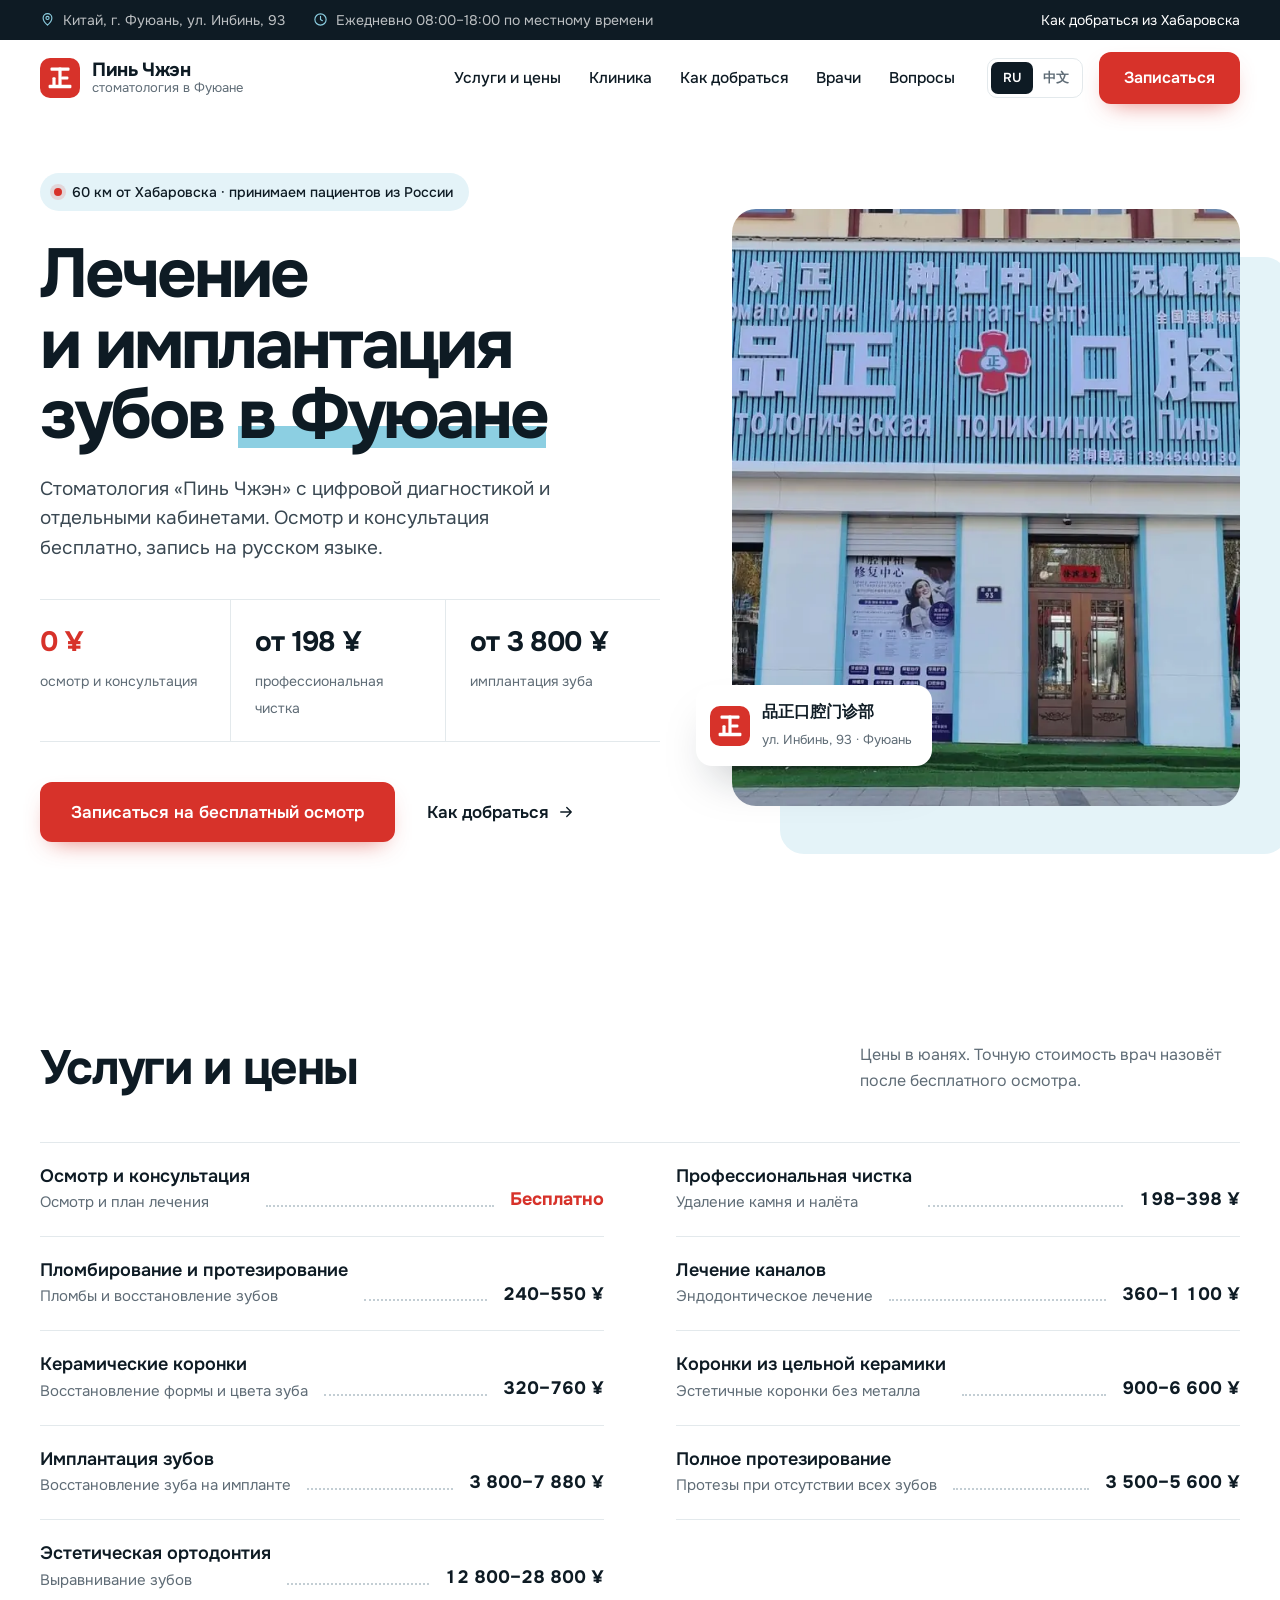
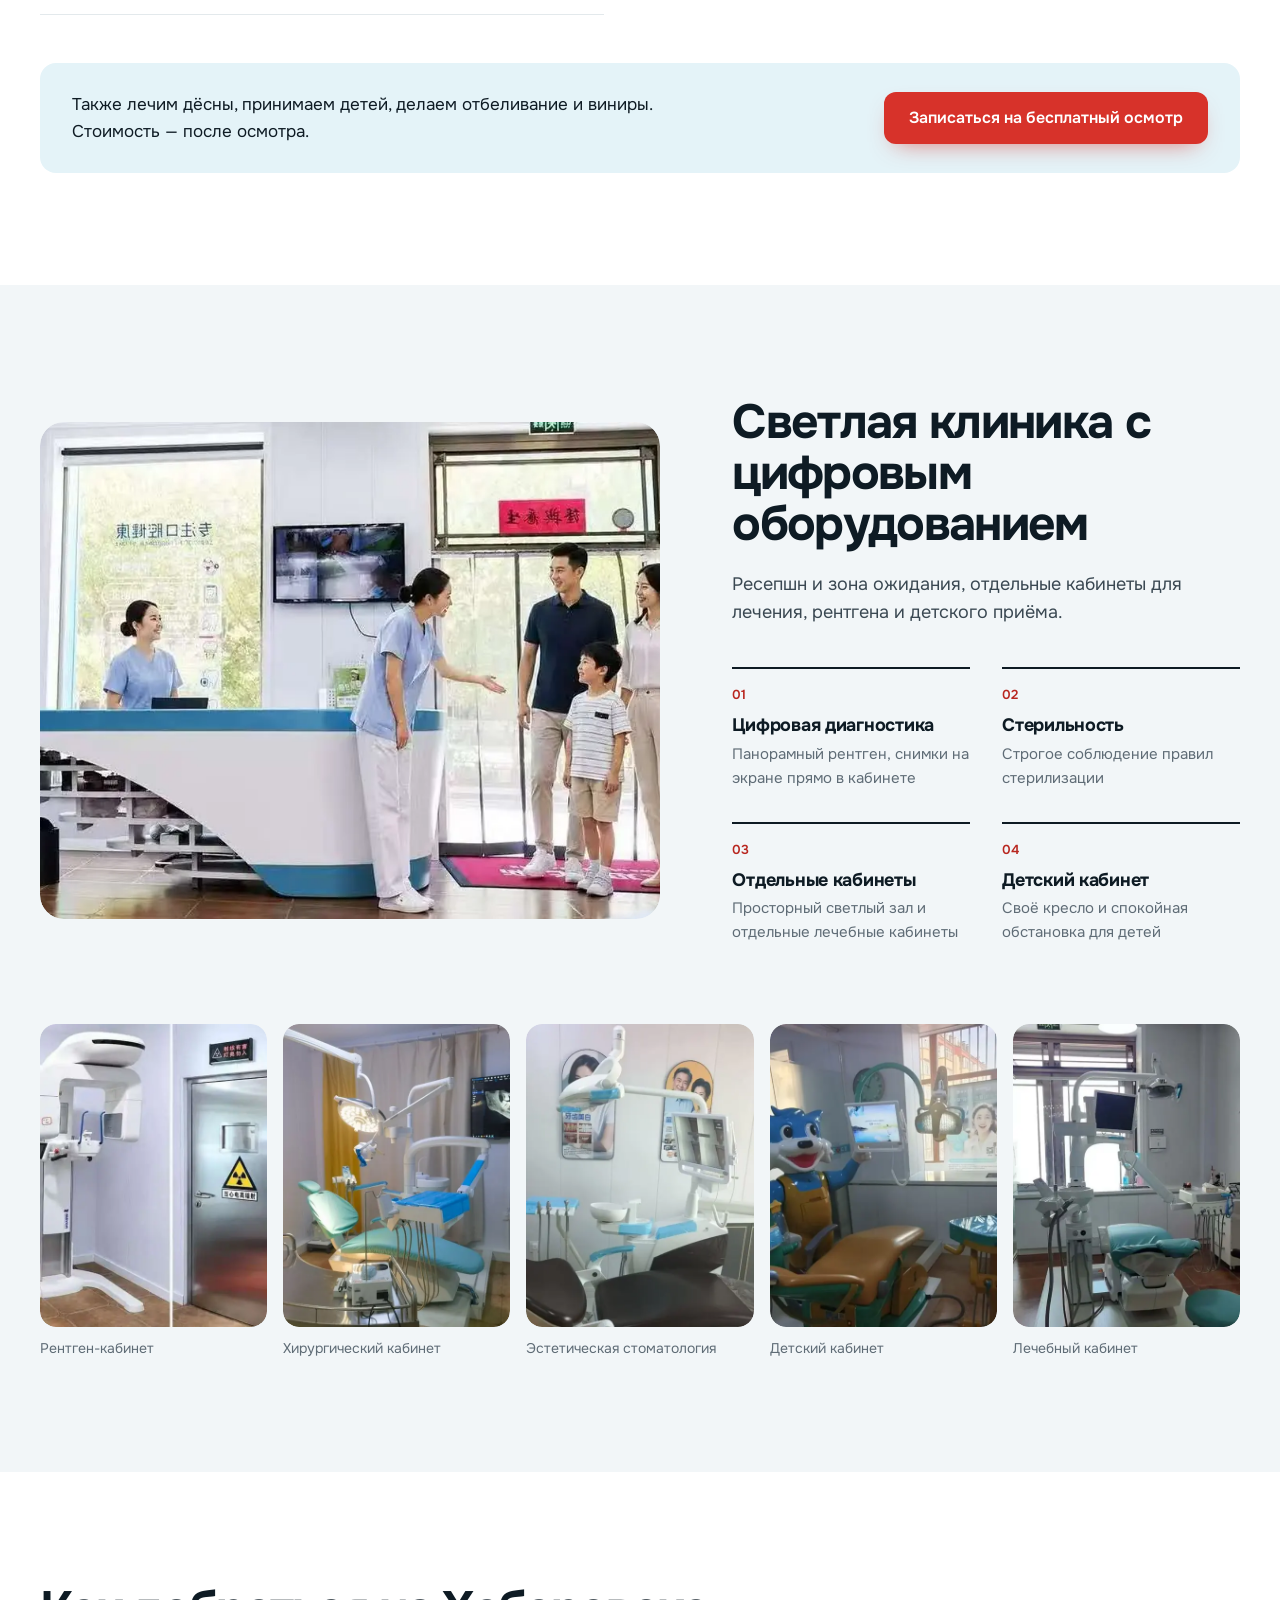
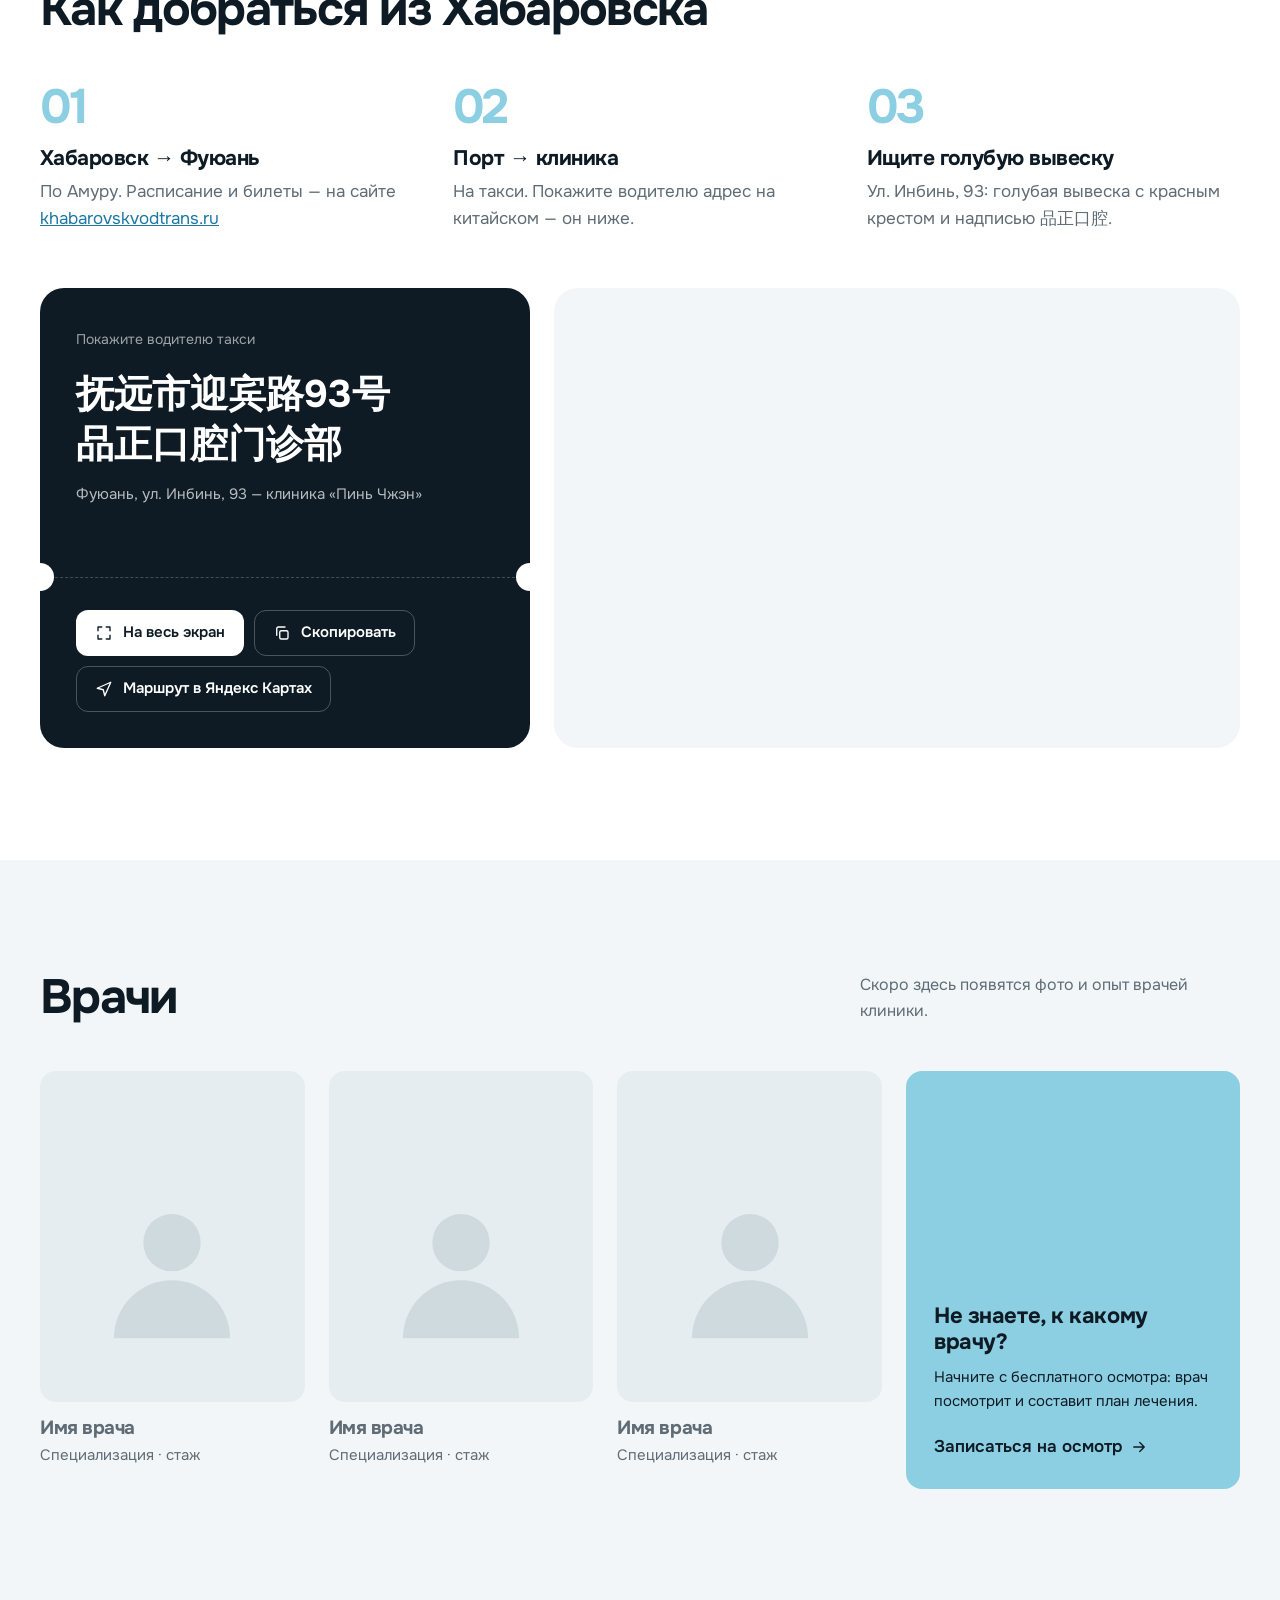
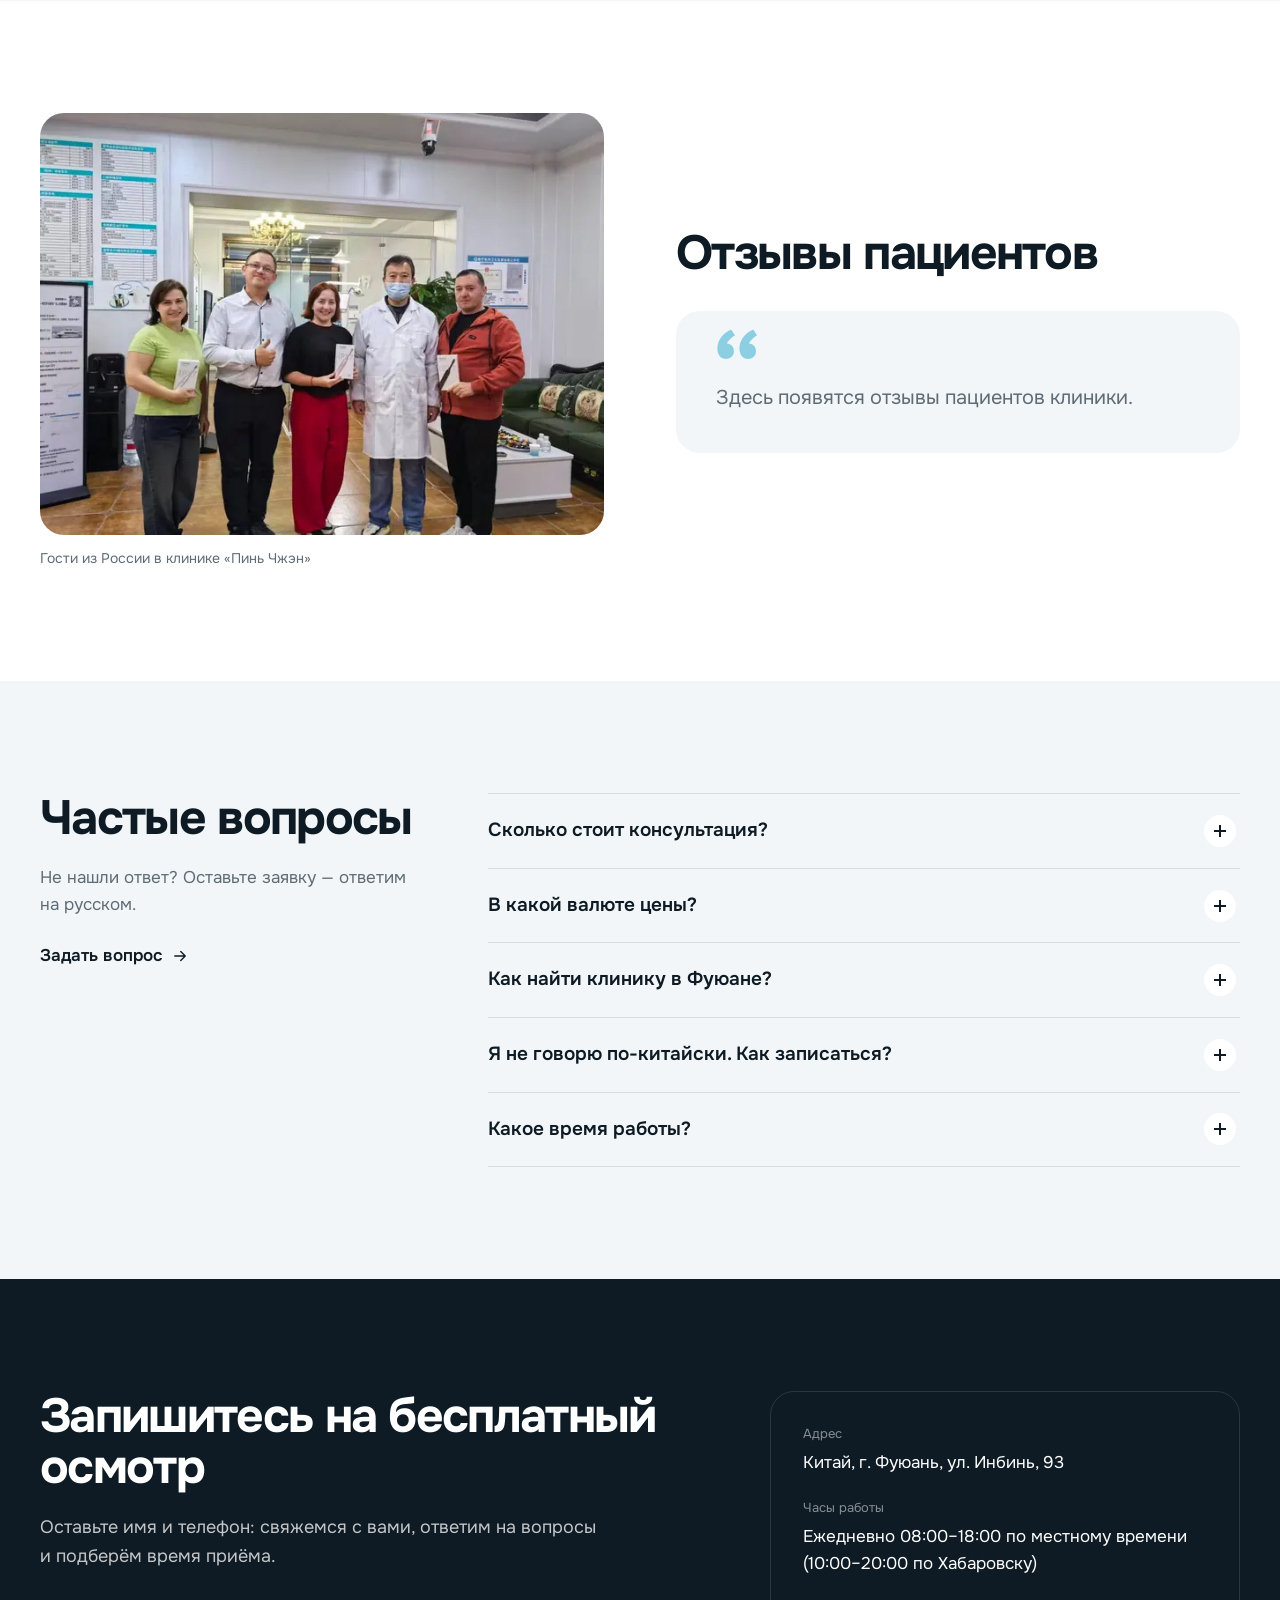
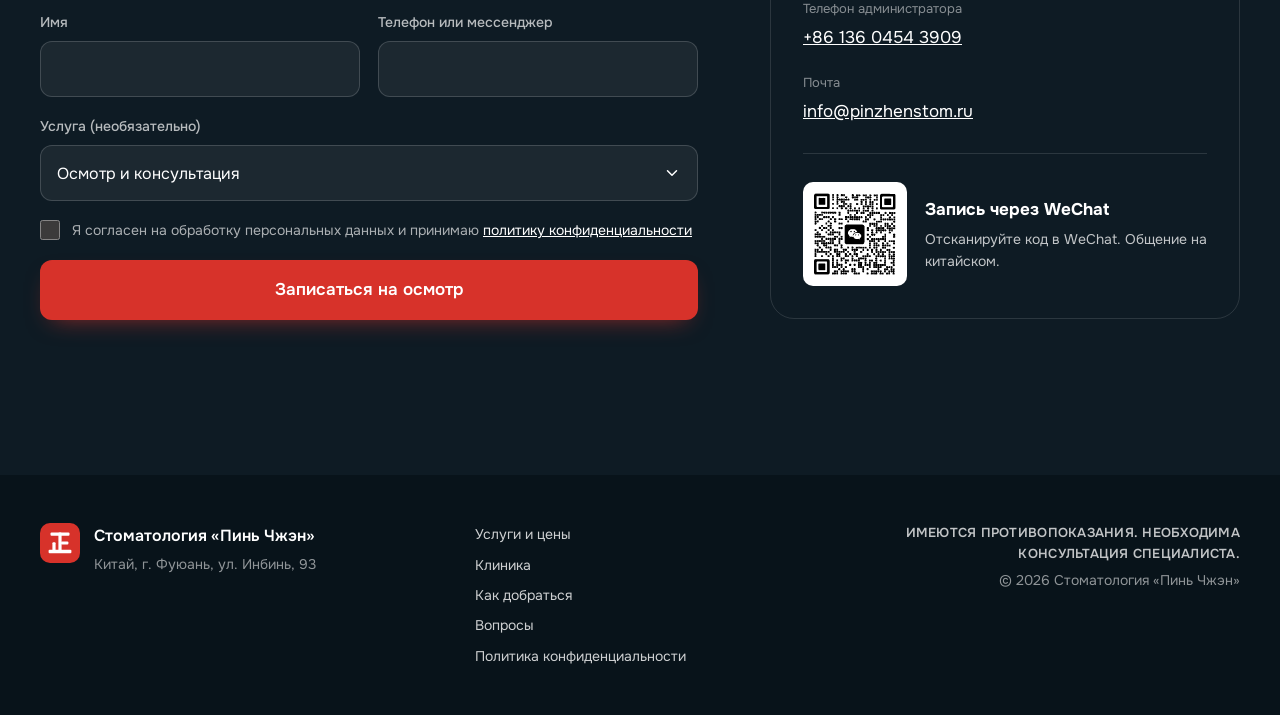
<file: index.html>
<!doctype html>
<html lang="ru">
<head>
  <meta charset="utf-8">
  <meta name="viewport" content="width=device-width, initial-scale=1, viewport-fit=cover">
  <title>Стоматология «Пинь Чжэн» в Фуюане — лечение зубов в Китае рядом с Хабаровском</title>
  <meta name="description" content="Стоматологическая клиника «Пинь Чжэн» в Фуюане, 60 км от Хабаровска. Имплантация от 3 800 ¥, коронки, лечение и чистка зубов. Бесплатный осмотр, запись на русском.">
  <meta name="theme-color" content="#ffffff">
  <link rel="canonical" href="https://codebyasadbek.github.io/proyekt-yuri/">
  <meta property="og:type" content="website">
  <meta property="og:locale" content="ru_RU">
  <meta property="og:url" content="https://codebyasadbek.github.io/proyekt-yuri/">
  <meta property="og:site_name" content="Стоматология «Пинь Чжэн»">
  <meta property="og:title" content="Стоматология «Пинь Чжэн» в Фуюане">
  <meta property="og:description" content="Имплантация, коронки, лечение и чистка зубов в 60 км от Хабаровска. Бесплатный осмотр, запись на русском.">
  <meta property="og:image" content="https://codebyasadbek.github.io/proyekt-yuri/img/og.jpg">
  <meta property="og:image:width" content="1200">
  <meta property="og:image:height" content="630">
  <meta name="twitter:card" content="summary_large_image">
  <link rel="icon" href="favicon.ico" sizes="32x32">
  <link rel="icon" href="favicon.svg" type="image/svg+xml">
  <link rel="apple-touch-icon" href="apple-touch-icon.png">
  <link rel="preload" href="fonts/onest-cyrillic-wght-normal.woff2" as="font" type="font/woff2" crossorigin>
  <link rel="stylesheet" href="css/style.css?v=4">
  <script src="js/i18n.js?v=4" defer></script>
  <script src="js/main.js?v=4" defer></script>
  <script type="application/ld+json">
  {
    "@context": "https://schema.org",
    "@type": "Dentist",
    "name": "Стоматология «Пинь Чжэн» (品正口腔门诊部)",
    "url": "https://codebyasadbek.github.io/proyekt-yuri/",
    "image": "https://codebyasadbek.github.io/proyekt-yuri/img/hero.jpg",
    "logo": "https://codebyasadbek.github.io/proyekt-yuri/apple-touch-icon.png",
    "priceRange": "¥¥",
    "currenciesAccepted": "CNY",
    "telephone": "+86 136 0454 3909",
    "address": {
      "@type": "PostalAddress",
      "streetAddress": "ул. Инбинь, 93 (迎宾路93号)",
      "addressLocality": "Фуюань",
      "addressRegion": "Хэйлунцзян",
      "addressCountry": "CN"
    },
    "geo": { "@type": "GeoCoordinates", "latitude": 48.35881, "longitude": 134.295738 },
    "openingHours": "Mo-Su 08:00-18:00"
  }
  </script>
</head>
<body>
  <svg class="sprite" aria-hidden="true" focusable="false">
    <symbol id="i-logo" viewBox="0 0 40 40">
      <rect width="40" height="40" rx="10" fill="#d7322a"/>
      <g fill="#fff">
        <rect x="10.5" y="9.6" width="19" height="3.2" rx="1"/>
        <rect x="18.4" y="9.6" width="3.2" height="19.6" rx="1"/>
        <rect x="21" y="18.4" width="7.4" height="3.2" rx="1"/>
        <rect x="12.4" y="19.2" width="3.2" height="10" rx="1"/>
        <rect x="8.6" y="26.8" width="22.8" height="3.4" rx="1"/>
      </g>
    </symbol>
    <symbol id="i-pin" viewBox="0 0 24 24"><path d="M12 21s-7-6.2-7-11.5a7 7 0 0 1 14 0C19 14.8 12 21 12 21z"/><circle cx="12" cy="9.5" r="2.5"/></symbol>
    <symbol id="i-clock" viewBox="0 0 24 24"><circle cx="12" cy="12" r="9"/><path d="M12 7v5l3 2"/></symbol>
    <symbol id="i-arrow" viewBox="0 0 24 24"><path d="M5 12h14M13 6l6 6-6 6"/></symbol>
    <symbol id="i-copy" viewBox="0 0 24 24"><rect x="9" y="9" width="11" height="11" rx="2"/><path d="M5 15V6a2 2 0 0 1 2-2h9"/></symbol>
    <symbol id="i-expand" viewBox="0 0 24 24"><path d="M4 9V4h5M20 9V4h-5M4 15v5h5M20 15v5h-5"/></symbol>
    <symbol id="i-route" viewBox="0 0 24 24"><path d="M3 11l18-8-8 18-2-8-8-2z"/></symbol>
  </svg>

  <a class="skip-link" href="#main" data-i18n="a11y.skip">Перейти к содержанию</a>

  <div class="topbar">
    <div class="container topbar__inner">
      <span class="topbar__item"><svg class="icon" width="18" height="18" aria-hidden="true"><use href="#i-pin"/></svg><span data-i18n="topbar.address">Китай, г. Фуюань, ул. Инбинь, 93</span></span>
      <span class="topbar__item"><svg class="icon" width="18" height="18" aria-hidden="true"><use href="#i-clock"/></svg><span data-i18n="topbar.hours">Ежедневно 08:00–18:00 по местному времени</span></span>
      <a class="topbar__link" href="#route" data-i18n="topbar.route">Как добраться из Хабаровска</a>
    </div>
  </div>

  <header class="header" id="top">
    <div class="container header__inner">
      <a class="brand" href="#top">
        <svg class="brand__logo" width="40" height="40" aria-hidden="true"><use href="#i-logo"/></svg>
        <span class="brand__text">
          <span class="brand__name" data-i18n="brand.name">Пинь Чжэн</span>
          <span class="brand__sub" data-i18n="brand.sub">стоматология в Фуюане</span>
        </span>
      </a>

      <nav class="nav" id="nav" aria-label="Меню" data-i18n-attr="aria-label:nav.label">
        <a href="#services" data-i18n="nav.services">Услуги и цены</a>
        <a href="#clinic" data-i18n="nav.clinic">Клиника</a>
        <a href="#route" data-i18n="nav.route">Как добраться</a>
        <a href="#doctors" data-i18n="nav.doctors">Врачи</a>
        <a href="#faq" data-i18n="nav.faq">Вопросы</a>
        <a href="#booking" class="btn btn--primary nav__cta" data-i18n="nav.book">Записаться</a>
      </nav>

      <div class="header__actions">
        <div class="lang-switch" role="group" aria-label="Язык / 语言">
          <button type="button" class="lang-switch__btn is-active" data-lang="ru" aria-pressed="true">RU</button>
          <button type="button" class="lang-switch__btn" data-lang="zh" aria-pressed="false">中文</button>
        </div>
        <a class="btn btn--primary header__cta" href="#booking" data-i18n="nav.book">Записаться</a>
        <button type="button" class="burger" id="burger" aria-controls="nav" aria-expanded="false" aria-label="Меню" data-i18n-attr="aria-label:nav.label">
          <span></span><span></span><span></span>
        </button>
      </div>
    </div>
  </header>

  <main id="main">
    <section class="hero" id="hero">
      <div class="container hero__grid">
        <div class="hero__text">
          <p class="badge"><span class="badge__dot" aria-hidden="true"></span><span data-i18n="hero.badge">60 км от Хабаровска · принимаем пациентов из России</span></p>
          <h1 class="hero__title" data-i18n="hero.title">Лечение и&nbsp;имплантация зубов <span class="hl">в&nbsp;Фуюане</span></h1>
          <p class="hero__lead" data-i18n="hero.lead">Стоматология «Пинь&nbsp;Чжэн» с цифровой диагностикой и отдельными кабинетами. Осмотр и консультация бесплатно, запись на русском языке.</p>

          <ul class="hero__prices">
            <li class="hero__price hero__price--free"><b>0 ¥</b><span data-i18n="hero.price1">осмотр и консультация</span></li>
            <li class="hero__price"><b data-i18n="hero.price2.value">от 198 ¥</b><span data-i18n="hero.price2">профессиональная чистка</span></li>
            <li class="hero__price"><b data-i18n="hero.price3.value">от 3 800 ¥</b><span data-i18n="hero.price3">имплантация зуба</span></li>
          </ul>

          <div class="hero__actions">
            <a class="btn btn--primary btn--lg" href="#booking" data-i18n="cta.freeExam">Записаться на бесплатный осмотр</a>
            <a class="link-arrow" href="#route"><span data-i18n="hero.route">Как добраться</span><svg class="icon" width="18" height="18" aria-hidden="true"><use href="#i-arrow"/></svg></a>
          </div>
        </div>

        <div class="hero__media">
          <!-- The photo is cropped into a taller frame, so it renders wider than its column. -->
          <picture>
            <source type="image/webp" srcset="img/hero-640.webp 640w, img/hero-960.webp 960w, img/hero-1280.webp 1280w, img/hero-1600.webp 1600w" sizes="(max-width: 960px) 110vw, 1050px">
            <img src="img/hero.jpg" alt="Вывеска клиники «Пинь Чжэн» на улице Инбинь" data-i18n-attr="alt:hero.photo" width="1599" height="899" fetchpriority="high">
          </picture>
          <div class="hero__card">
            <svg class="hero__card-logo" width="40" height="40" aria-hidden="true"><use href="#i-logo"/></svg>
            <div>
              <b lang="zh-CN">品正口腔门诊部</b>
              <span data-i18n="hero.card">ул. Инбинь, 93 · Фуюань</span>
            </div>
          </div>
        </div>
      </div>
    </section>

    <section class="section" id="services">
      <div class="container">
        <div class="section-head">
          <h2 class="section-title" data-i18n="services.title">Услуги и цены</h2>
          <p class="section-head__note" data-i18n="services.note">Цены в юанях. Точную стоимость врач назовёт после бесплатного осмотра.</p>
        </div>

        <ul class="price-list">
          <li class="price-list__item price-list__item--free">
            <div class="price-list__name"><b data-i18n="service.consult">Осмотр и консультация</b><span data-i18n="service.consult.text">Осмотр и план лечения</span></div>
            <span class="price-list__dots" aria-hidden="true"></span>
            <span class="price-list__price" data-i18n="service.consult.price">Бесплатно</span>
          </li>
          <li class="price-list__item">
            <div class="price-list__name"><b data-i18n="service.cleaning">Профессиональная чистка</b><span data-i18n="service.cleaning.text">Удаление камня и налёта</span></div>
            <span class="price-list__dots" aria-hidden="true"></span>
            <span class="price-list__price">198–398 ¥</span>
          </li>
          <li class="price-list__item">
            <div class="price-list__name"><b data-i18n="service.fillings">Пломбирование и протезирование</b><span data-i18n="service.fillings.text">Пломбы и восстановление зубов</span></div>
            <span class="price-list__dots" aria-hidden="true"></span>
            <span class="price-list__price">240–550 ¥</span>
          </li>
          <li class="price-list__item">
            <div class="price-list__name"><b data-i18n="service.endo">Лечение каналов</b><span data-i18n="service.endo.text">Эндодонтическое лечение</span></div>
            <span class="price-list__dots" aria-hidden="true"></span>
            <span class="price-list__price">360–1 100 ¥</span>
          </li>
          <li class="price-list__item">
            <div class="price-list__name"><b data-i18n="service.crowns">Керамические коронки</b><span data-i18n="service.crowns.text">Восстановление формы и цвета зуба</span></div>
            <span class="price-list__dots" aria-hidden="true"></span>
            <span class="price-list__price">320–760 ¥</span>
          </li>
          <li class="price-list__item">
            <div class="price-list__name"><b data-i18n="service.ceramic">Коронки из цельной керамики</b><span data-i18n="service.ceramic.text">Эстетичные коронки без металла</span></div>
            <span class="price-list__dots" aria-hidden="true"></span>
            <span class="price-list__price">900–6 600 ¥</span>
          </li>
          <li class="price-list__item">
            <div class="price-list__name"><b data-i18n="service.implant">Имплантация зубов</b><span data-i18n="service.implant.text">Восстановление зуба на импланте</span></div>
            <span class="price-list__dots" aria-hidden="true"></span>
            <span class="price-list__price">3 800–7 880 ¥</span>
          </li>
          <li class="price-list__item">
            <div class="price-list__name"><b data-i18n="service.dentures">Полное протезирование</b><span data-i18n="service.dentures.text">Протезы при отсутствии всех зубов</span></div>
            <span class="price-list__dots" aria-hidden="true"></span>
            <span class="price-list__price">3 500–5 600 ¥</span>
          </li>
          <li class="price-list__item">
            <div class="price-list__name"><b data-i18n="service.ortho">Эстетическая ортодонтия</b><span data-i18n="service.ortho.text">Выравнивание зубов</span></div>
            <span class="price-list__dots" aria-hidden="true"></span>
            <span class="price-list__price">12 800–28 800 ¥</span>
          </li>
        </ul>

        <div class="services-cta">
          <p data-i18n="services.more">Также лечим дёсны, принимаем детей, делаем отбеливание и виниры. Стоимость — после осмотра.</p>
          <a class="btn btn--primary" href="#booking" data-i18n="cta.freeExam">Записаться на бесплатный осмотр</a>
        </div>
      </div>
    </section>

    <section class="section section--soft" id="clinic">
      <div class="container clinic">
        <figure class="clinic__media">
          <button type="button" class="zoom" data-full="img/reception.jpg">
            <picture>
              <source type="image/webp" srcset="img/reception-640.webp 640w, img/reception-940.webp 940w" sizes="(max-width: 960px) 110vw, 745px">
              <img src="img/reception.jpg" alt="Ресепшн клиники" data-i18n-attr="alt:gallery.reception" width="941" height="629" loading="lazy">
            </picture>
          </button>
        </figure>

        <div class="clinic__text">
          <h2 class="section-title" data-i18n="clinic.title">Светлая клиника с цифровым оборудованием</h2>
          <p class="clinic__lead" data-i18n="clinic.lead">Ресепшн и зона ожидания, отдельные кабинеты для лечения, рентгена и детского приёма.</p>
          <ol class="features">
            <li>
              <h3 data-i18n="clinic.f1.title">Цифровая диагностика</h3>
              <p data-i18n="clinic.f1.text">Панорамный рентген, снимки на экране прямо в кабинете</p>
            </li>
            <li>
              <h3 data-i18n="clinic.f2.title">Стерильность</h3>
              <p data-i18n="clinic.f2.text">Строгое соблюдение правил стерилизации</p>
            </li>
            <li>
              <h3 data-i18n="clinic.f3.title">Отдельные кабинеты</h3>
              <p data-i18n="clinic.f3.text">Просторный светлый зал и отдельные лечебные кабинеты</p>
            </li>
            <li>
              <h3 data-i18n="clinic.f4.title">Детский кабинет</h3>
              <p data-i18n="clinic.f4.text">Своё кресло и спокойная обстановка для детей</p>
            </li>
          </ol>
        </div>
      </div>

      <div class="container">
        <div class="photo-strip">
          <figure>
            <button type="button" class="zoom" data-full="img/xray.jpg">
              <picture>
                <source type="image/webp" srcset="img/xray-thumb.webp">
                <img src="img/xray.jpg" alt="Рентген-кабинет" data-i18n-attr="alt:gallery.xray" width="480" height="640" loading="lazy">
              </picture>
            </button>
            <figcaption data-i18n="gallery.xray">Рентген-кабинет</figcaption>
          </figure>
          <figure>
            <button type="button" class="zoom" data-full="img/implant.jpg">
              <picture>
                <source type="image/webp" srcset="img/implant-thumb.webp">
                <img src="img/implant.jpg" alt="Хирургический кабинет" data-i18n-attr="alt:gallery.surgery" width="480" height="640" loading="lazy">
              </picture>
            </button>
            <figcaption data-i18n="gallery.surgery">Хирургический кабинет</figcaption>
          </figure>
          <figure>
            <button type="button" class="zoom" data-full="img/cabinet-2.jpg">
              <picture>
                <source type="image/webp" srcset="img/cabinet-2-thumb.webp">
                <img src="img/cabinet-2.jpg" alt="Кабинет эстетической стоматологии" data-i18n-attr="alt:gallery.aesthetic" width="480" height="640" loading="lazy">
              </picture>
            </button>
            <figcaption data-i18n="gallery.aesthetic">Эстетическая стоматология</figcaption>
          </figure>
          <figure>
            <button type="button" class="zoom" data-full="img/kids.jpg">
              <picture>
                <source type="image/webp" srcset="img/kids-thumb.webp">
                <img src="img/kids.jpg" alt="Детский кабинет" data-i18n-attr="alt:gallery.kids" width="480" height="640" loading="lazy">
              </picture>
            </button>
            <figcaption data-i18n="gallery.kids">Детский кабинет</figcaption>
          </figure>
          <figure>
            <button type="button" class="zoom" data-full="img/cabinet.jpg">
              <picture>
                <source type="image/webp" srcset="img/cabinet-thumb.webp">
                <img src="img/cabinet.jpg" alt="Лечебный кабинет" data-i18n-attr="alt:gallery.cabinet" width="480" height="640" loading="lazy">
              </picture>
            </button>
            <figcaption data-i18n="gallery.cabinet">Лечебный кабинет</figcaption>
          </figure>
        </div>
      </div>
    </section>

    <section class="section" id="route">
      <div class="container">
        <div class="section-head">
          <h2 class="section-title" data-i18n="route.title">Как добраться из Хабаровска</h2>
        </div>

        <ol class="route-steps">
          <li>
            <h3 data-i18n="route.step1.title">Хабаровск → Фуюань</h3>
            <p data-i18n="route.step1.text">По Амуру. Расписание и билеты — на сайте <a href="https://khabarovskvodtrans.ru" target="_blank" rel="noopener">khabarovskvodtrans.ru</a></p>
          </li>
          <li>
            <h3 data-i18n="route.step2.title">Порт → клиника</h3>
            <p data-i18n="route.step2.text">На такси. Покажите водителю адрес на китайском — он ниже.</p>
          </li>
          <li>
            <h3 data-i18n="route.step3.title">Ищите голубую вывеску</h3>
            <p data-i18n="route.step3.text">Ул. Инбинь, 93: голубая вывеска с красным крестом и надписью <span class="nowrap" lang="zh-CN">品正口腔</span>.</p>
          </li>
        </ol>

        <div class="route-grid">
          <div class="ticket">
            <div class="ticket__body">
              <p class="ticket__label" data-i18n="ticket.label">Покажите водителю такси</p>
              <p class="ticket__zh" lang="zh-CN">抚远市迎宾路93号<br>品正口腔门诊部</p>
              <p class="ticket__ru" data-lang-only="ru">Фуюань, ул. Инбинь, 93 — клиника «Пинь&nbsp;Чжэн»</p>
            </div>
            <div class="ticket__actions">
              <button type="button" class="btn btn--light" id="taxi-open"><svg class="icon" width="18" height="18" aria-hidden="true"><use href="#i-expand"/></svg><span data-i18n="ticket.expand">На весь экран</span></button>
              <button type="button" class="btn btn--ghost-light" id="address-copy"><svg class="icon" width="18" height="18" aria-hidden="true"><use href="#i-copy"/></svg><span data-i18n="ticket.copy">Скопировать</span></button>
              <a class="btn btn--ghost-light" data-lang-only="ru" href="https://yandex.ru/maps/?rtext=~48.358810%2C134.295738&amp;rtt=auto" target="_blank" rel="noopener"><svg class="icon" width="18" height="18" aria-hidden="true"><use href="#i-route"/></svg><span>Маршрут в Яндекс Картах</span></a>
              <a class="btn btn--ghost-light" data-lang-only="zh" hidden lang="zh-CN" href="https://uri.amap.com/marker?position=134.295738,48.358810&amp;name=%E5%93%81%E6%AD%A3%E5%8F%A3%E8%85%94%E9%97%A8%E8%AF%8A%E9%83%A8&amp;coordinate=wgs84&amp;callnative=1" target="_blank" rel="noopener"><svg class="icon" width="18" height="18" aria-hidden="true"><use href="#i-route"/></svg><span>高德地图导航</span></a>
            </div>
          </div>

          <div class="map">
            <iframe
              title="Карта: клиника «Пинь Чжэн», Фуюань"
              src="https://yandex.ru/map-widget/v1/?ll=134.295738%2C48.358810&amp;z=16&amp;pt=134.295738%2C48.358810%2Cpm2rdm"
              loading="lazy" allowfullscreen></iframe>
          </div>
        </div>
      </div>
    </section>

    <section class="section section--soft" id="doctors">
      <div class="container">
        <div class="section-head">
          <h2 class="section-title" data-i18n="doctors.title">Врачи</h2>
          <p class="section-head__note" data-i18n="doctors.note">Скоро здесь появятся фото и опыт врачей клиники.</p>
        </div>
        <div class="doctors">
          <article class="doctor is-placeholder">
            <div class="doctor__photo" aria-hidden="true"></div>
            <h3 data-i18n="doctors.name">Имя врача</h3>
            <p data-i18n="doctors.role">Специализация · стаж</p>
          </article>
          <article class="doctor is-placeholder">
            <div class="doctor__photo" aria-hidden="true"></div>
            <h3 data-i18n="doctors.name">Имя врача</h3>
            <p data-i18n="doctors.role">Специализация · стаж</p>
          </article>
          <article class="doctor is-placeholder">
            <div class="doctor__photo" aria-hidden="true"></div>
            <h3 data-i18n="doctors.name">Имя врача</h3>
            <p data-i18n="doctors.role">Специализация · стаж</p>
          </article>
          <div class="doctor-cta">
            <p class="doctor-cta__title" data-i18n="doctors.ctaTitle">Не знаете, к какому врачу?</p>
            <p data-i18n="doctors.ctaText">Начните с бесплатного осмотра: врач посмотрит и составит план лечения.</p>
            <a class="link-arrow" href="#booking"><span data-i18n="doctors.ctaLink">Записаться на осмотр</span><svg class="icon" width="18" height="18" aria-hidden="true"><use href="#i-arrow"/></svg></a>
          </div>
        </div>
      </div>
    </section>

    <section class="section" id="reviews">
      <div class="container reviews">
        <figure class="reviews__photo">
          <button type="button" class="zoom" data-full="img/guests.jpg">
            <picture>
              <source type="image/webp" srcset="img/guests-640.webp 640w, img/guests-1200.webp 1200w" sizes="(max-width: 960px) 100vw, 565px">
              <img src="img/guests.jpg" alt="Гости из России в клинике «Пинь Чжэн»" data-i18n-attr="alt:reviews.photo" width="1200" height="899" loading="lazy">
            </picture>
          </button>
          <figcaption data-i18n="reviews.photo">Гости из России в клинике «Пинь&nbsp;Чжэн»</figcaption>
        </figure>
        <div>
          <h2 class="section-title" data-i18n="reviews.title">Отзывы пациентов</h2>
          <blockquote class="quote is-placeholder">
            <p data-i18n="reviews.empty">Здесь появятся отзывы пациентов клиники.</p>
          </blockquote>
        </div>
      </div>
    </section>

    <section class="section section--soft" id="faq">
      <div class="container faq">
        <div class="faq__intro">
          <h2 class="section-title" data-i18n="faq.title">Частые вопросы</h2>
          <p data-i18n="faq.lead">Не нашли ответ? Оставьте заявку — ответим на русском.</p>
          <a class="link-arrow" href="#booking"><span data-i18n="faq.cta">Задать вопрос</span><svg class="icon" width="18" height="18" aria-hidden="true"><use href="#i-arrow"/></svg></a>
        </div>
        <div class="faq__list">
          <details class="faq__item">
            <summary data-i18n="faq.q1">Сколько стоит консультация?</summary>
            <p data-i18n="faq.a1">Осмотр и консультация бесплатные. После осмотра врач составит план лечения и назовёт точную стоимость.</p>
          </details>
          <details class="faq__item">
            <summary data-i18n="faq.q2">В какой валюте цены?</summary>
            <p data-i18n="faq.a2">В юанях (¥). Точная стоимость зависит от плана лечения.</p>
          </details>
          <details class="faq__item">
            <summary data-i18n="faq.q3">Как найти клинику в Фуюане?</summary>
            <p data-i18n="faq.a3">Клиника на ул. Инбинь, 93 — голубая вывеска с красным крестом. Таксисту покажите адрес на китайском из раздела «Как добраться».</p>
          </details>
          <details class="faq__item">
            <summary data-i18n="faq.q4">Я не говорю по-китайски. Как записаться?</summary>
            <p data-i18n="faq.a4">Оставьте заявку на сайте: мы свяжемся с вами на русском языке и подберём время приёма.</p>
          </details>
          <details class="faq__item">
            <summary data-i18n="faq.q5">Какое время работы?</summary>
            <p data-i18n="faq.a5">Ежедневно с 08:00 до 18:00 по местному времени. По хабаровскому времени это 10:00–20:00.</p>
          </details>
        </div>
      </div>
    </section>

    <section class="booking" id="booking">
      <div class="container booking__grid">
        <div>
          <h2 class="section-title" data-i18n="booking.title">Запишитесь на бесплатный осмотр</h2>
          <p class="booking__lead" data-i18n="booking.lead">Оставьте имя и телефон: свяжемся с вами, ответим на вопросы и подберём время приёма.</p>

          <form class="form" id="booking-form" action="send.php" method="post" novalidate>
            <input type="hidden" name="lang" value="ru">
            <div class="form__trap" aria-hidden="true">
              <label>Website <input type="text" name="website" tabindex="-1" autocomplete="off"></label>
            </div>
            <div class="form__row">
              <label class="field">
                <span data-i18n="form.name">Имя</span>
                <input type="text" name="name" required maxlength="100" autocomplete="name">
              </label>
              <label class="field">
                <span data-i18n="form.phone">Телефон или мессенджер</span>
                <input type="text" name="phone" required maxlength="100" autocomplete="tel" inputmode="tel">
              </label>
            </div>
            <label class="field">
              <span data-i18n="form.service">Услуга (необязательно)</span>
              <select name="service">
                <option value="Консультация" data-i18n="service.consult">Осмотр и консультация</option>
                <option value="Имплантация" data-i18n="service.implant">Имплантация зубов</option>
                <option value="Коронки и протезирование" data-i18n="form.option.crowns">Коронки и протезирование</option>
                <option value="Лечение зубов" data-i18n="form.option.treatment">Лечение зубов</option>
                <option value="Профессиональная чистка" data-i18n="service.cleaning">Профессиональная чистка</option>
                <option value="Выравнивание зубов" data-i18n="service.ortho">Эстетическая ортодонтия</option>
                <option value="Детская стоматология" data-i18n="form.option.kids">Детская стоматология</option>
                <option value="Другое" data-i18n="form.option.other">Другое</option>
              </select>
            </label>
            <label class="checkbox">
              <input type="checkbox" name="consent" value="1" required>
              <span data-i18n="form.consent">Я согласен на обработку персональных данных и принимаю <a href="policy.html" target="_blank">политику конфиденциальности</a></span>
            </label>
            <button type="submit" class="btn btn--primary btn--lg btn--block" data-i18n="form.submit">Записаться на осмотр</button>
            <p class="form__status" id="form-status" role="status" aria-live="polite"></p>
          </form>
        </div>

        <aside class="booking__info">
          <dl class="info">
            <div>
              <dt data-i18n="info.address">Адрес</dt>
              <dd data-i18n="info.addressValue">Китай, г. Фуюань, ул. Инбинь, 93</dd>
            </div>
            <div>
              <dt data-i18n="info.hours">Часы работы</dt>
              <dd data-i18n="info.hoursValue">Ежедневно 08:00–18:00 по местному времени<br>(10:00–20:00 по Хабаровску)</dd>
            </div>
            <div data-lang-only="ru">
              <dt>Телефон администратора</dt>
              <dd><a href="tel:+8613604543909">+86 136 0454 3909</a></dd>
            </div>
            <div>
              <dt data-i18n="info.email">Почта</dt>
              <dd><a href="mailto:info@pinzhenstom.ru">info@pinzhenstom.ru</a></dd>
            </div>
            <div data-lang-only="zh" hidden>
              <dt lang="zh-CN">咨询电话</dt>
              <dd><a href="tel:+8613945400130">139 4540 0130</a><br><a href="tel:+8613504549300">135 0454 9300</a></dd>
            </div>
          </dl>
          <div class="wechat">
            <img src="img/wechat-qr.png" alt="QR-код WeChat" width="180" height="180" loading="lazy">
            <div>
              <b data-i18n="info.wechat">Запись через WeChat</b>
              <p data-i18n="info.wechatText">Отсканируйте код в WeChat. Общение на китайском.</p>
            </div>
          </div>
        </aside>
      </div>
    </section>
  </main>

  <footer class="footer">
    <div class="container footer__grid">
      <div class="footer__brand">
        <svg class="brand__logo" width="40" height="40" aria-hidden="true"><use href="#i-logo"/></svg>
        <div>
          <p class="footer__name" data-i18n="footer.name">Стоматология «Пинь&nbsp;Чжэн»</p>
          <p data-i18n="footer.address">Китай, г. Фуюань, ул. Инбинь, 93</p>
        </div>
      </div>
      <nav class="footer__nav" aria-label="Разделы" data-i18n-attr="aria-label:footer.navLabel">
        <a href="#services" data-i18n="nav.services">Услуги и цены</a>
        <a href="#clinic" data-i18n="nav.clinic">Клиника</a>
        <a href="#route" data-i18n="nav.route">Как добраться</a>
        <a href="#faq" data-i18n="nav.faq">Вопросы</a>
        <a href="policy.html" data-i18n="footer.policy">Политика конфиденциальности</a>
      </nav>
      <div class="footer__legal">
        <p class="footer__warning" data-i18n="footer.warning">Имеются противопоказания. Необходима консультация специалиста.</p>
        <p>© <span id="year">2026</span> <span data-i18n="footer.name">Стоматология «Пинь&nbsp;Чжэн»</span></p>
      </div>
    </div>
  </footer>

  <div class="mobile-cta" id="mobile-cta">
    <a class="btn btn--primary" href="#booking" data-i18n="nav.book">Записаться</a>
    <a class="btn btn--outline" href="#route"><svg class="icon" width="18" height="18" aria-hidden="true"><use href="#i-route"/></svg><span data-i18n="mobile.route">Маршрут</span></a>
  </div>

  <dialog class="taxi" id="taxi-dialog" aria-labelledby="taxi-title">
    <p class="taxi__title" id="taxi-title" data-i18n="ticket.label">Покажите водителю такси</p>
    <p class="taxi__zh" lang="zh-CN">您好！请送我到：<br><strong>抚远市迎宾路93号<br>品正口腔门诊部</strong></p>
    <p class="taxi__ru" data-lang-only="ru">Фуюань, ул. Инбинь, 93 — клиника «Пинь&nbsp;Чжэн»</p>
    <button type="button" class="btn btn--dark" data-dialog-close data-i18n="common.close">Закрыть</button>
  </dialog>

  <dialog class="lightbox" id="lightbox" aria-label="Фото">
    <img alt="">
    <button type="button" class="lightbox__close" data-dialog-close aria-label="Закрыть" data-i18n-attr="aria-label:common.close">×</button>
  </dialog>

  <div class="toast" id="toast" role="status" aria-live="polite"></div>
</body>
</html>
</file>
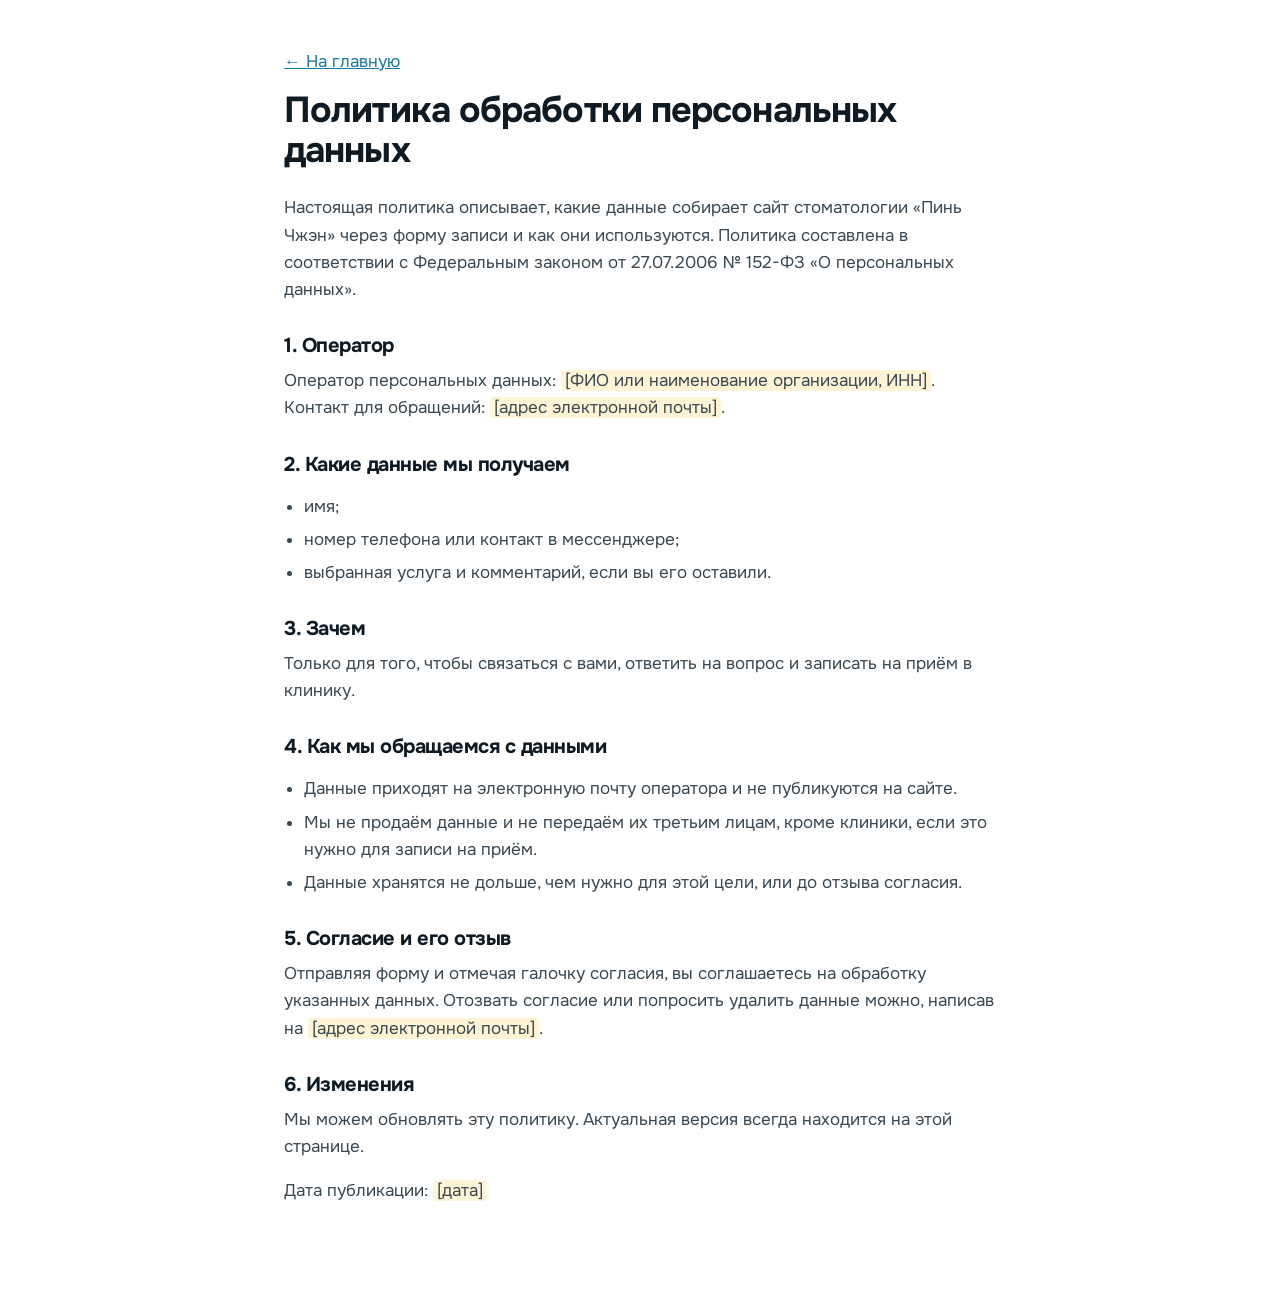
<file: policy.html>
<!doctype html>
<html lang="ru">
<head>
  <meta charset="utf-8">
  <meta name="viewport" content="width=device-width, initial-scale=1">
  <title>Политика конфиденциальности — Стоматология «Пинь Чжэн»</title>
  <meta name="robots" content="noindex">
  <link rel="icon" href="favicon.ico" sizes="32x32">
  <link rel="icon" href="favicon.svg" type="image/svg+xml">
  <link rel="apple-touch-icon" href="apple-touch-icon.png">
  <link rel="stylesheet" href="css/style.css?v=4">
  <style>
    .policy { max-width: 760px; padding-top: 48px; padding-bottom: 80px; }
    .policy h1 { font-size: clamp(28px, 4vw, 36px); margin: 16px 0 24px; }
    .policy h2 { font-size: 20px; margin: 32px 0 10px; }
    .policy ul { padding-left: 20px; }
    .policy li { margin-bottom: 6px; }
    .placeholder { background: #fff4d6; padding: 0 4px; border-radius: 4px; }
  </style>
</head>
<body>
  <main class="container policy">
    <a href="index.html">← На главную</a>
    <h1>Политика обработки персональных данных</h1>

    <p>Настоящая политика описывает, какие данные собирает сайт стоматологии «Пинь Чжэн» через форму записи и как они используются. Политика составлена в соответствии с Федеральным законом от 27.07.2006 № 152-ФЗ «О персональных данных».</p>

    <h2>1. Оператор</h2>
    <p>Оператор персональных данных: <span class="placeholder">[ФИО или наименование организации, ИНН]</span>.<br>
    Контакт для обращений: <span class="placeholder">[адрес электронной почты]</span>.</p>

    <h2>2. Какие данные мы получаем</h2>
    <ul>
      <li>имя;</li>
      <li>номер телефона или контакт в мессенджере;</li>
      <li>выбранная услуга и комментарий, если вы его оставили.</li>
    </ul>

    <h2>3. Зачем</h2>
    <p>Только для того, чтобы связаться с вами, ответить на вопрос и записать на приём в клинику.</p>

    <h2>4. Как мы обращаемся с данными</h2>
    <ul>
      <li>Данные приходят на электронную почту оператора и не публикуются на сайте.</li>
      <li>Мы не продаём данные и не передаём их третьим лицам, кроме клиники, если это нужно для записи на приём.</li>
      <li>Данные хранятся не дольше, чем нужно для этой цели, или до отзыва согласия.</li>
    </ul>

    <h2>5. Согласие и его отзыв</h2>
    <p>Отправляя форму и отмечая галочку согласия, вы соглашаетесь на обработку указанных данных. Отозвать согласие или попросить удалить данные можно, написав на <span class="placeholder">[адрес электронной почты]</span>.</p>

    <h2>6. Изменения</h2>
    <p>Мы можем обновлять эту политику. Актуальная версия всегда находится на этой странице.</p>

    <p class="muted">Дата публикации: <span class="placeholder">[дата]</span></p>
  </main>
</body>
</html>
</file>
<file: css/style.css>
/*
 * Pin Zheng Dental — landing page.
 * Colours come from the clinic's own identity: the sky-blue facade sign
 * and the red cross logo. Onest is self-hosted (Google Fonts is blocked in China).
 */

/* ========== Fonts ========== */

@font-face {
  font-family: "Onest";
  font-style: normal;
  font-weight: 100 900;
  font-display: swap;
  src: url("../fonts/onest-cyrillic-wght-normal.woff2") format("woff2");
  unicode-range: U+0301, U+0400-045F, U+0490-0491, U+04B0-04B1, U+2116;
}

@font-face {
  font-family: "Onest";
  font-style: normal;
  font-weight: 100 900;
  font-display: swap;
  src: url("../fonts/onest-latin-wght-normal.woff2") format("woff2");
  unicode-range: U+0000-00FF, U+0131, U+0152-0153, U+02BB-02BC, U+02C6, U+02DA, U+02DC, U+0304, U+0308, U+0329,
    U+2000-206F, U+20AC, U+2122, U+2191, U+2193, U+2212, U+2215, U+FEFF, U+FFFD;
}

/* ========== Tokens ========== */

:root {
  --ink: #0e1b24;
  --text: #3a4852;
  --muted: #5f6c76;
  --line: #e3e9ec;
  --bg: #ffffff;
  --bg-soft: #f2f6f8;
  --sky: #8ccfe2;
  --sky-soft: #e4f3f8;
  --blue: #1c77a1;
  --red: #d7322a;
  --red-dark: #b8261f;
  --footer: #08131a;

  --radius-sm: 10px;
  --radius: 16px;
  --radius-lg: 24px;
  --header-height: 76px;

  --font: "Onest", -apple-system, BlinkMacSystemFont, "Segoe UI", Roboto, Arial,
    "PingFang SC", "Hiragino Sans GB", "Microsoft YaHei", "Noto Sans CJK SC", sans-serif;
}

/* ========== Base ========== */

*,
*::before,
*::after {
  box-sizing: border-box;
}

html {
  scroll-behavior: smooth;
  scroll-padding-top: calc(var(--header-height) + 16px);
  -webkit-text-size-adjust: 100%;
}

@media (prefers-reduced-motion: reduce) {
  html {
    scroll-behavior: auto;
  }

  *,
  *::before,
  *::after {
    transition: none !important;
  }
}

body {
  margin: 0;
  font-family: var(--font);
  font-size: 17px;
  line-height: 1.6;
  color: var(--text);
  background: var(--bg);
  -webkit-font-smoothing: antialiased;
  text-rendering: optimizeLegibility;
}

body.menu-open {
  overflow: hidden;
}

img {
  display: block;
  max-width: 100%;
  height: auto;
}

picture {
  display: block;
}

.nowrap {
  white-space: nowrap;
}

a {
  color: var(--blue);
}

h1,
h2,
h3 {
  margin: 0;
  font-weight: 700;
  line-height: 1.1;
  letter-spacing: -0.025em;
  color: var(--ink);
}

p {
  margin: 0 0 1em;
}

/* Negative tracking suits Cyrillic display type but crowds Chinese characters */
html[lang="zh-CN"] h1,
html[lang="zh-CN"] h2,
html[lang="zh-CN"] h3 {
  letter-spacing: 0;
}

[hidden] {
  display: none !important;
}

:focus-visible {
  outline: 2px solid var(--blue);
  outline-offset: 3px;
}

.sprite {
  position: absolute;
  width: 0;
  height: 0;
  overflow: hidden;
}

.container {
  width: 100%;
  max-width: 1248px;
  margin: 0 auto;
  padding: 0 24px;
}

.icon {
  flex-shrink: 0;
  width: 18px;
  height: 18px;
  fill: none;
  stroke: currentColor;
  stroke-width: 1.8;
  stroke-linecap: round;
  stroke-linejoin: round;
}

.skip-link {
  position: absolute;
  top: 8px;
  left: -9999px;
  z-index: 100;
  padding: 8px 14px;
  border-radius: 8px;
  background: var(--ink);
  color: #fff;
}

.skip-link:focus {
  left: 8px;
}

@media (max-width: 640px) {
  body {
    font-size: 16px;
  }

  .container {
    padding: 0 16px;
  }
}

/* ========== Buttons and links ========== */

.btn {
  display: inline-flex;
  align-items: center;
  justify-content: center;
  gap: 10px;
  height: 52px;
  padding: 0 24px;
  border: 1.5px solid transparent;
  border-radius: 12px;
  background: transparent;
  font: inherit;
  font-size: 16px;
  font-weight: 600;
  line-height: 1;
  white-space: nowrap;
  text-decoration: none;
  cursor: pointer;
  transition: background-color 0.2s, border-color 0.2s, color 0.2s, box-shadow 0.2s;
}

.btn:disabled {
  opacity: 0.6;
  cursor: wait;
}

.btn--lg {
  height: 60px;
  padding: 0 30px;
  font-size: 17px;
}

.btn--block {
  width: 100%;
}

.btn--primary {
  background: var(--red);
  color: #fff;
  box-shadow: 0 10px 24px -12px rgba(215, 50, 42, 0.7);
}

.btn--primary:hover {
  background: var(--red-dark);
  color: #fff;
}

.btn--outline {
  border-color: var(--line);
  background: #fff;
  color: var(--ink);
}

.btn--outline:hover {
  border-color: var(--ink);
}

.btn--dark {
  background: var(--ink);
  color: #fff;
}

.btn--light {
  background: #fff;
  color: var(--ink);
}

.btn--light:hover {
  background: var(--sky-soft);
}

.btn--ghost-light {
  border-color: rgba(255, 255, 255, 0.25);
  color: #fff;
}

.btn--ghost-light:hover {
  border-color: #fff;
  color: #fff;
}

.link-arrow {
  display: inline-flex;
  align-items: center;
  gap: 8px;
  font-weight: 600;
  color: var(--ink);
  text-decoration: none;
}

.link-arrow .icon {
  transition: transform 0.2s;
}

.link-arrow:hover .icon {
  transform: translateX(4px);
}

/* ========== Top bar ========== */

.topbar {
  background: var(--ink);
  font-size: 14px;
  color: rgba(255, 255, 255, 0.72);
}

.topbar__inner {
  display: flex;
  align-items: center;
  gap: 28px;
  height: 40px;
}

.topbar__item {
  display: inline-flex;
  align-items: center;
  gap: 8px;
}

.topbar__item .icon {
  width: 15px;
  height: 15px;
  color: var(--sky);
}

.topbar__link {
  margin-left: auto;
  color: #fff;
  text-decoration: none;
}

.topbar__link:hover {
  color: var(--sky);
}

@media (max-width: 900px) {
  .topbar {
    display: none;
  }
}

/* ========== Header ========== */

.header {
  position: sticky;
  top: 0;
  z-index: 50;
  border-bottom: 1px solid transparent;
  background: #fff;
  transition: border-color 0.2s;
}

.header.is-scrolled {
  border-color: var(--line);
}

.header__inner {
  display: flex;
  align-items: center;
  gap: 32px;
  height: var(--header-height);
}

.header__actions {
  display: flex;
  align-items: center;
  gap: 16px;
}

.brand {
  display: flex;
  flex-shrink: 0;
  align-items: center;
  gap: 12px;
  color: var(--ink);
  text-decoration: none;
}

.brand__logo {
  width: 40px;
  height: 40px;
}

.brand__text {
  display: flex;
  flex-direction: column;
  line-height: 1.15;
}

.brand__name {
  font-size: 19px;
  font-weight: 700;
  letter-spacing: -0.02em;
}

.brand__sub {
  font-size: 13px;
  color: var(--muted);
}

.nav {
  display: flex;
  gap: 28px;
  margin-left: auto;
}

.nav a {
  position: relative;
  font-size: 15.5px;
  font-weight: 500;
  color: var(--ink);
  text-decoration: none;
  white-space: nowrap;
}

.nav a:not(.btn):hover {
  color: var(--red);
}

.nav .nav__cta {
  display: none;
}

.lang-switch {
  display: inline-flex;
  padding: 3px;
  border: 1px solid var(--line);
  border-radius: 10px;
}

.lang-switch__btn {
  min-width: 42px;
  height: 32px;
  padding: 0 10px;
  border: 0;
  border-radius: 7px;
  background: transparent;
  font: inherit;
  font-size: 13px;
  font-weight: 600;
  color: var(--muted);
  cursor: pointer;
}

.lang-switch__btn.is-active {
  background: var(--ink);
  color: #fff;
}

.burger {
  display: none;
  width: 44px;
  height: 44px;
  padding: 12px 10px;
  border: 0;
  background: transparent;
  cursor: pointer;
}

.burger span {
  display: block;
  height: 2px;
  border-radius: 2px;
  background: var(--ink);
  transition: transform 0.2s, opacity 0.2s;
}

.burger span + span {
  margin-top: 6px;
}

.burger[aria-expanded="true"] span:nth-child(1) {
  transform: translateY(8px) rotate(45deg);
}

.burger[aria-expanded="true"] span:nth-child(2) {
  opacity: 0;
}

.burger[aria-expanded="true"] span:nth-child(3) {
  transform: translateY(-8px) rotate(-45deg);
}

@media (max-width: 1100px) {
  .nav {
    gap: 22px;
  }

  .brand__sub {
    display: none;
  }
}

@media (max-width: 980px) {
  .header__actions {
    margin-left: auto;
  }

  .burger {
    display: block;
  }

  .nav {
    position: fixed;
    inset: var(--header-height) 0 0 0;
    flex-direction: column;
    gap: 0;
    margin: 0;
    padding: 8px 16px 32px;
    overflow-y: auto;
    background: #fff;
    opacity: 0;
    visibility: hidden;
    transform: translateY(-8px);
    transition: opacity 0.2s, transform 0.2s, visibility 0.2s;
  }

  .nav.is-open {
    opacity: 1;
    visibility: visible;
    transform: none;
  }

  .nav a {
    padding: 18px 0;
    border-bottom: 1px solid var(--line);
    font-size: 20px;
  }

  .nav .nav__cta {
    display: inline-flex;
    margin-top: 24px;
    padding: 0 24px;
    border-bottom: 0;
    font-size: 17px;
  }
}

@media (max-width: 640px) {
  :root {
    --header-height: 64px;
  }

  .header__cta {
    display: none;
  }

  .brand__logo {
    width: 34px;
    height: 34px;
  }

  .brand__name {
    font-size: 17px;
  }
}

/* ========== Hero ========== */

.hero {
  padding: 56px 0 88px;
  overflow: hidden;
}

.hero__grid {
  display: grid;
  grid-template-columns: 1.1fr 0.9fr;
  align-items: center;
  gap: 72px;
}

.badge {
  display: inline-flex;
  align-items: center;
  gap: 10px;
  margin-bottom: 28px;
  padding: 8px 16px 8px 14px;
  border-radius: 999px;
  background: var(--sky-soft);
  font-size: 14px;
  font-weight: 500;
  color: var(--ink);
}

.badge__dot {
  width: 8px;
  height: 8px;
  border-radius: 50%;
  background: var(--red);
  box-shadow: 0 0 0 4px rgba(215, 50, 42, 0.15);
}

.hero__title {
  margin-bottom: 24px;
  font-size: clamp(40px, 5.4vw, 72px);
  line-height: 1.02;
  letter-spacing: -0.045em;
}

.hl {
  background: linear-gradient(transparent 62%, var(--sky) 62%, var(--sky) 88%, transparent 88%);
}

.hero__lead {
  max-width: 540px;
  margin-bottom: 36px;
  font-size: 19px;
  line-height: 1.55;
}

.hero__prices {
  display: flex;
  margin: 0 0 40px;
  padding: 0;
  border-top: 1px solid var(--line);
  border-bottom: 1px solid var(--line);
  list-style: none;
}

.hero__price {
  flex: 1;
  padding: 20px 20px 20px 0;
}

.hero__price + .hero__price {
  padding-left: 24px;
  border-left: 1px solid var(--line);
}

.hero__price b {
  display: block;
  margin-bottom: 2px;
  font-size: 28px;
  font-weight: 700;
  letter-spacing: -0.03em;
  color: var(--ink);
  white-space: nowrap;
}

.hero__price span {
  font-size: 14px;
  color: var(--muted);
}

.hero__price--free b {
  color: var(--red);
}

.hero__actions {
  display: flex;
  flex-wrap: wrap;
  align-items: center;
  gap: 16px 32px;
}

.hero__media {
  position: relative;
  isolation: isolate;
}

.hero__media::before {
  content: "";
  position: absolute;
  inset: 48px -48px -48px 48px;
  z-index: -1;
  border-radius: var(--radius-lg);
  background: var(--sky-soft);
}

.hero__media img {
  width: 100%;
  aspect-ratio: 4 / 4.7;
  object-fit: cover;
  object-position: 52% 40%;
  border-radius: var(--radius-lg);
}

.hero__card {
  position: absolute;
  bottom: 40px;
  left: -36px;
  display: flex;
  align-items: center;
  gap: 12px;
  padding: 14px 20px 14px 14px;
  border-radius: var(--radius);
  background: #fff;
  box-shadow: 0 24px 48px -20px rgba(14, 27, 36, 0.35);
}

.hero__card-logo {
  width: 40px;
  height: 40px;
}

.hero__card b {
  display: block;
  font-size: 16px;
  color: var(--ink);
}

.hero__card span {
  font-size: 13px;
  color: var(--muted);
}

@media (max-width: 960px) {
  .hero {
    padding: 32px 0 80px;
  }

  .hero__grid {
    grid-template-columns: 1fr;
    gap: 48px;
  }

  .hero__media {
    margin-right: 24px;
  }

  .hero__media::before {
    inset: 24px -24px -24px 24px;
  }

  .hero__media img {
    aspect-ratio: 4 / 3;
  }

  .hero__card {
    bottom: 20px;
    left: 16px;
  }
}

@media (max-width: 560px) {
  .badge {
    margin-bottom: 20px;
    font-size: 13px;
  }

  .hero__lead {
    font-size: 17px;
  }

  .hero__prices {
    flex-direction: column;
  }

  .hero__price,
  .hero__price + .hero__price {
    display: flex;
    align-items: baseline;
    justify-content: space-between;
    gap: 12px;
    padding: 14px 0;
    border-left: 0;
  }

  .hero__price + .hero__price {
    border-top: 1px solid var(--line);
  }

  .hero__price b {
    order: 2;
    font-size: 22px;
  }

  .hero__price span {
    font-size: 15px;
  }

  .hero__actions .btn {
    width: 100%;
  }
}

/* ========== Sections ========== */

.section {
  padding: 112px 0;
}

.section--soft {
  background: var(--bg-soft);
}

.section-head {
  display: flex;
  align-items: flex-end;
  justify-content: space-between;
  gap: 32px;
  margin-bottom: 48px;
}

.section-title {
  font-size: clamp(30px, 3.8vw, 48px);
  line-height: 1.06;
  letter-spacing: -0.035em;
}

.section-head__note {
  max-width: 380px;
  margin: 0;
  font-size: 16px;
  color: var(--muted);
}

@media (max-width: 760px) {
  .section {
    padding: 72px 0;
  }

  .section-head {
    flex-direction: column;
    align-items: flex-start;
    gap: 12px;
    margin-bottom: 32px;
  }
}

/* ========== Services and prices ========== */

.price-list {
  display: grid;
  grid-template-columns: 1fr 1fr;
  column-gap: 72px;
  margin: 0;
  padding: 0;
  border-top: 1px solid var(--line);
  list-style: none;
}

.price-list__item {
  display: flex;
  align-items: flex-end;
  gap: 16px;
  padding: 22px 0;
  border-bottom: 1px solid var(--line);
}

.price-list__name {
  display: flex;
  flex-direction: column;
  gap: 2px;
}

.price-list__name b {
  font-size: 18px;
  font-weight: 600;
  line-height: 1.3;
  color: var(--ink);
}

.price-list__name span {
  font-size: 15px;
  color: var(--muted);
}

.price-list__dots {
  flex: 1;
  min-width: 24px;
  margin-bottom: 7px;
  border-bottom: 2px dotted #c3ced4;
}

.price-list__price {
  font-size: 18px;
  font-weight: 700;
  color: var(--ink);
  white-space: nowrap;
  font-variant-numeric: tabular-nums;
}

.price-list__item--free .price-list__price {
  color: var(--red);
}

.services-cta {
  display: flex;
  align-items: center;
  justify-content: space-between;
  gap: 32px;
  margin-top: 48px;
  padding: 28px 32px;
  border-radius: var(--radius);
  background: var(--sky-soft);
}

.services-cta p {
  max-width: 640px;
  margin: 0;
  color: var(--ink);
}

@media (max-width: 960px) {
  .price-list {
    grid-template-columns: 1fr;
  }

  .services-cta {
    flex-direction: column;
    align-items: flex-start;
    padding: 24px;
  }
}

@media (max-width: 560px) {
  .price-list__item {
    flex-wrap: wrap;
    gap: 6px 12px;
  }

  .price-list__name {
    flex-basis: 100%;
  }

  .price-list__dots {
    display: none;
  }

  .services-cta .btn {
    width: 100%;
  }
}

/* ========== Clinic ========== */

.clinic {
  display: grid;
  grid-template-columns: 1.1fr 0.9fr;
  align-items: center;
  gap: 72px;
}

.clinic__media {
  margin: 0;
}

.clinic__media img {
  width: 100%;
  aspect-ratio: 5 / 4;
  object-fit: cover;
  border-radius: var(--radius-lg);
}

.clinic__lead {
  margin: 20px 0 40px;
  font-size: 18px;
}

.features {
  counter-reset: feature;
  display: grid;
  grid-template-columns: 1fr 1fr;
  gap: 32px;
  margin: 0;
  padding: 0;
  list-style: none;
}

.features li {
  counter-increment: feature;
  padding-top: 16px;
  border-top: 2px solid var(--ink);
}

.features li::before {
  content: counter(feature, decimal-leading-zero);
  display: block;
  margin-bottom: 10px;
  font-size: 13px;
  font-weight: 600;
  color: var(--red-dark);
}

.features h3 {
  margin-bottom: 6px;
  font-size: 18px;
  letter-spacing: -0.015em;
}

.features p {
  margin: 0;
  font-size: 15px;
  color: var(--muted);
}

.photo-strip {
  display: grid;
  grid-template-columns: repeat(5, 1fr);
  gap: 16px;
  margin-top: 80px;
}

.photo-strip figure {
  margin: 0;
}

.photo-strip img {
  width: 100%;
  aspect-ratio: 3 / 4;
  object-fit: cover;
  border-radius: var(--radius);
}

.photo-strip figcaption {
  margin-top: 10px;
  font-size: 14px;
  color: var(--muted);
}

.zoom {
  display: block;
  width: 100%;
  padding: 0;
  overflow: hidden;
  border: 0;
  border-radius: var(--radius);
  background: none;
  cursor: zoom-in;
}

.zoom img {
  transition: transform 0.5s;
}

.zoom:hover img {
  transform: scale(1.03);
}

.clinic__media .zoom,
.reviews__photo .zoom {
  border-radius: var(--radius-lg);
}

@media (max-width: 960px) {
  .clinic {
    grid-template-columns: 1fr;
    gap: 40px;
  }

  .photo-strip {
    grid-template-columns: none;
    grid-auto-columns: 58%;
    grid-auto-flow: column;
    margin-top: 48px;
    padding-bottom: 8px;
    overflow-x: auto;
    scroll-snap-type: x mandatory;
    scrollbar-width: none;
  }

  .photo-strip figure {
    scroll-snap-align: start;
  }
}

@media (max-width: 560px) {
  .features {
    grid-template-columns: 1fr;
    gap: 24px;
  }
}

/* ========== Route ========== */

.route-steps {
  counter-reset: step;
  display: grid;
  grid-template-columns: repeat(3, 1fr);
  gap: 40px;
  margin: 0 0 56px;
  padding: 0;
  list-style: none;
}

.route-steps li {
  counter-increment: step;
}

.route-steps li::before {
  content: counter(step, decimal-leading-zero);
  display: block;
  margin-bottom: 16px;
  font-size: 48px;
  font-weight: 700;
  line-height: 1;
  letter-spacing: -0.05em;
  color: var(--sky);
}

.route-steps h3 {
  margin-bottom: 8px;
  font-size: 21px;
}

.route-steps p {
  margin: 0;
  color: var(--muted);
}

.route-grid {
  display: grid;
  grid-template-columns: 5fr 7fr;
  gap: 24px;
}

.ticket {
  display: flex;
  flex-direction: column;
  padding: 40px 36px 36px;
  border-radius: var(--radius-lg);
  background: var(--ink);
  color: #fff;
}

.ticket__body {
  margin-bottom: 36px;
}

.ticket__label {
  margin-bottom: 20px;
  font-size: 14px;
  color: rgba(255, 255, 255, 0.6);
}

.ticket__zh {
  margin-bottom: 12px;
  font-size: clamp(28px, 3vw, 40px);
  font-weight: 700;
  line-height: 1.3;
}

.ticket__ru {
  margin: 0;
  font-size: 15px;
  color: rgba(255, 255, 255, 0.7);
}

/* Perforation line with two cut-outs, like a tear-off ticket */
.ticket__actions {
  position: relative;
  display: flex;
  flex-wrap: wrap;
  gap: 10px;
  margin: auto -36px 0;
  padding: 32px 36px 0;
  border-top: 1.5px dashed rgba(255, 255, 255, 0.22);
}

.ticket__actions::before,
.ticket__actions::after {
  content: "";
  position: absolute;
  top: -15px;
  width: 28px;
  height: 28px;
  border-radius: 50%;
  background: var(--bg);
}

.ticket__actions::before {
  left: -14px;
}

.ticket__actions::after {
  right: -14px;
}

.ticket__actions .btn {
  height: 46px;
  padding: 0 18px;
  font-size: 15px;
}

.map {
  min-height: 460px;
  overflow: hidden;
  border-radius: var(--radius-lg);
  background: var(--bg-soft);
}

.map iframe {
  display: block;
  width: 100%;
  height: 100%;
  min-height: 460px;
  border: 0;
}

@media (max-width: 960px) {
  .route-steps {
    grid-template-columns: 1fr;
    gap: 28px;
    margin-bottom: 40px;
  }

  .route-steps li {
    display: grid;
    grid-template-columns: 64px 1fr;
    column-gap: 8px;
  }

  .route-steps li::before {
    grid-row: span 2;
    margin: 0;
    font-size: 36px;
  }

  .route-grid {
    grid-template-columns: 1fr;
  }

  .map,
  .map iframe {
    min-height: 340px;
  }
}

@media (max-width: 560px) {
  .ticket {
    padding: 32px 22px 24px;
  }

  .ticket__actions {
    margin: auto -22px 0;
    padding: 24px 22px 0;
  }

  .ticket__actions .btn {
    flex: 1 1 100%;
  }
}

/* ========== Doctors ========== */

.doctors {
  display: grid;
  grid-template-columns: repeat(4, 1fr);
  gap: 24px;
}

.doctor__photo {
  aspect-ratio: 4 / 5;
  margin-bottom: 16px;
  border-radius: var(--radius);
  background: #e6edf0 url("data:image/svg+xml,%3Csvg xmlns='http://www.w3.org/2000/svg' viewBox='0 0 24 24' fill='%23cfdade'%3E%3Ccircle cx='12' cy='8' r='4.2'/%3E%3Cpath d='M3.5 22c0-4.7 3.8-8.5 8.5-8.5s8.5 3.8 8.5 8.5z'/%3E%3C/svg%3E") center 70% / 62% no-repeat;
}

.doctor h3 {
  margin-bottom: 4px;
  font-size: 19px;
}

.doctor p {
  margin: 0;
  font-size: 15px;
  color: var(--muted);
}

.doctor.is-placeholder h3 {
  color: var(--muted);
}

.doctor-cta {
  display: flex;
  flex-direction: column;
  justify-content: flex-end;
  aspect-ratio: 4 / 5;
  padding: 28px;
  border-radius: var(--radius);
  background: var(--sky);
  color: var(--ink);
}

.doctor-cta__title {
  margin-bottom: 10px;
  font-size: 22px;
  font-weight: 700;
  line-height: 1.2;
  letter-spacing: -0.02em;
}

.doctor-cta p:not(.doctor-cta__title) {
  margin-bottom: 20px;
  font-size: 15px;
}

@media (max-width: 960px) {
  .doctors {
    grid-template-columns: none;
    grid-auto-columns: 62%;
    grid-auto-flow: column;
    overflow-x: auto;
    scroll-snap-type: x mandatory;
    scrollbar-width: none;
  }

  .doctor,
  .doctor-cta {
    scroll-snap-align: start;
  }
}

/* ========== Reviews ========== */

.reviews {
  display: grid;
  grid-template-columns: 1fr 1fr;
  align-items: center;
  gap: 72px;
}

.reviews__photo {
  margin: 0;
}

.reviews__photo figcaption {
  margin-top: 12px;
  font-size: 14px;
  color: var(--muted);
}

.quote {
  position: relative;
  margin: 32px 0 0;
  padding: 72px 40px 40px;
  border-radius: var(--radius-lg);
  background: var(--bg-soft);
}

.quote::before {
  content: "\201C";
  position: absolute;
  top: 12px;
  left: 36px;
  font-size: 96px;
  font-weight: 700;
  line-height: 1;
  color: var(--sky);
}

.quote p {
  margin: 0;
  font-size: 20px;
  line-height: 1.5;
  color: var(--ink);
}

.quote.is-placeholder p {
  color: var(--muted);
}

@media (max-width: 960px) {
  .reviews {
    grid-template-columns: 1fr;
    gap: 40px;
  }

  .quote {
    padding: 64px 24px 28px;
  }
}

/* ========== FAQ ========== */

.faq {
  display: grid;
  grid-template-columns: 4fr 8fr;
  align-items: start;
  gap: 72px;
}

.faq__intro p {
  margin: 20px 0 24px;
  color: var(--muted);
}

.faq__list {
  border-top: 1px solid #d5dee2;
}

.faq__item {
  border-bottom: 1px solid #d5dee2;
}

.faq__item summary {
  position: relative;
  padding: 24px 56px 24px 0;
  font-size: 19px;
  font-weight: 600;
  line-height: 1.35;
  color: var(--ink);
  list-style: none;
  cursor: pointer;
}

.faq__item summary::-webkit-details-marker {
  display: none;
}

.faq__item summary::after {
  content: "";
  position: absolute;
  top: 50%;
  right: 4px;
  width: 32px;
  height: 32px;
  margin-top: -16px;
  border-radius: 50%;
  background:
    linear-gradient(var(--ink), var(--ink)) center / 12px 2px no-repeat,
    linear-gradient(var(--ink), var(--ink)) center / 2px 12px no-repeat,
    #fff;
  transition: transform 0.2s;
}

.faq__item[open] summary::after {
  transform: rotate(45deg);
}

.faq__item p {
  max-width: 680px;
  margin: 0;
  padding: 0 56px 24px 0;
}

@media (max-width: 960px) {
  .faq {
    grid-template-columns: 1fr;
    gap: 32px;
  }

  .faq__item summary {
    font-size: 17px;
  }
}

/* ========== Booking ========== */

.booking {
  padding: 112px 0;
  background: var(--ink);
  color: rgba(255, 255, 255, 0.75);
}

.booking .section-title {
  color: #fff;
}

.booking__grid {
  display: grid;
  grid-template-columns: 7fr 5fr;
  align-items: start;
  gap: 72px;
}

.booking__lead {
  max-width: 560px;
  margin: 20px 0 40px;
  font-size: 18px;
}

.booking__info {
  padding: 32px;
  border: 1px solid rgba(255, 255, 255, 0.12);
  border-radius: var(--radius-lg);
}

.form {
  display: grid;
  gap: 18px;
  color-scheme: dark;
}

.form__row {
  display: grid;
  grid-template-columns: 1fr 1fr;
  gap: 18px;
}

/* Honeypot field for bots, hidden from people */
.form__trap {
  position: absolute;
  left: -9999px;
  width: 1px;
  height: 1px;
  overflow: hidden;
}

.field {
  display: grid;
  gap: 8px;
}

.field > span {
  font-size: 14px;
  font-weight: 500;
  color: rgba(255, 255, 255, 0.7);
}

.field input,
.field select {
  width: 100%;
  height: 56px;
  padding: 0 16px;
  border: 1px solid rgba(255, 255, 255, 0.16);
  border-radius: 12px;
  background: rgba(255, 255, 255, 0.06);
  font: inherit;
  font-size: 16px;
  color: #fff;
  transition: border-color 0.2s, background-color 0.2s;
}

.field select {
  padding-right: 44px;
  background: rgba(255, 255, 255, 0.06) url("data:image/svg+xml,%3Csvg xmlns='http://www.w3.org/2000/svg' viewBox='0 0 24 24' fill='none' stroke='%23ffffff' stroke-width='2' stroke-linecap='round' stroke-linejoin='round'%3E%3Cpath d='M6 9l6 6 6-6'/%3E%3C/svg%3E") right 16px center / 18px no-repeat;
  appearance: none;
}

.field input:focus,
.field select:focus {
  outline: none;
  border-color: var(--sky);
  background-color: rgba(255, 255, 255, 0.1);
}

.checkbox {
  display: flex;
  align-items: flex-start;
  gap: 12px;
  font-size: 14px;
  color: rgba(255, 255, 255, 0.65);
  cursor: pointer;
}

.checkbox input {
  flex-shrink: 0;
  width: 20px;
  height: 20px;
  margin: 1px 0 0;
  accent-color: var(--red);
}

.checkbox a {
  color: #fff;
}

.form__status {
  min-height: 1.5em;
  margin: 0;
  font-weight: 500;
}

.form__status.is-ok {
  color: #8be0b8;
}

.form__status.is-error {
  color: #ffb1a8;
}

.form__status.is-info {
  color: var(--sky);
}

.info {
  display: grid;
  gap: 22px;
  margin: 0 0 28px;
}

.info dt {
  margin-bottom: 4px;
  font-size: 13px;
  color: rgba(255, 255, 255, 0.5);
}

.info dd {
  margin: 0;
  font-size: 17px;
  color: #fff;
}

.info a {
  color: #fff;
}

.wechat {
  display: flex;
  align-items: center;
  gap: 18px;
  padding-top: 28px;
  border-top: 1px solid rgba(255, 255, 255, 0.12);
}

.wechat img {
  flex-shrink: 0;
  width: 104px;
  height: 104px;
  border-radius: 10px;
  background: #fff;
}

.wechat b {
  display: block;
  margin-bottom: 4px;
  color: #fff;
}

.wechat p {
  margin: 0;
  font-size: 14px;
}

@media (max-width: 960px) {
  .booking {
    padding: 72px 0;
  }

  .booking__grid {
    grid-template-columns: 1fr;
    gap: 40px;
  }
}

@media (max-width: 560px) {
  .form__row {
    grid-template-columns: 1fr;
  }

  .booking__info {
    padding: 24px 20px;
  }
}

/* ========== Footer ========== */

.footer {
  padding: 48px 0;
  background: var(--footer);
  font-size: 14px;
  color: rgba(255, 255, 255, 0.55);
}

.footer p {
  margin: 0 0 4px;
}

.footer a {
  color: rgba(255, 255, 255, 0.8);
  text-decoration: none;
}

.footer a:hover {
  color: #fff;
}

.footer__grid {
  display: grid;
  grid-template-columns: 1.2fr 1fr 1.2fr;
  align-items: start;
  gap: 40px;
}

.footer__brand {
  display: flex;
  gap: 14px;
}

.footer__name {
  font-size: 16px;
  font-weight: 600;
  color: #fff;
}

.footer__nav {
  display: grid;
  gap: 8px;
}

.footer__legal {
  text-align: right;
}

.footer__warning {
  font-size: 13px;
  font-weight: 600;
  letter-spacing: 0.02em;
  text-transform: uppercase;
  color: rgba(255, 255, 255, 0.75);
}

@media (max-width: 860px) {
  .footer__grid {
    grid-template-columns: 1fr;
    gap: 28px;
  }

  .footer__legal {
    text-align: left;
  }
}

/* ========== Mobile CTA bar ========== */

.mobile-cta {
  display: none;
}

@media (max-width: 760px) {
  .mobile-cta {
    position: fixed;
    right: 0;
    bottom: 0;
    left: 0;
    z-index: 40;
    display: flex;
    gap: 10px;
    padding: 12px 16px calc(12px + env(safe-area-inset-bottom));
    border-top: 1px solid var(--line);
    background: rgba(255, 255, 255, 0.97);
    transform: translateY(110%);
    transition: transform 0.25s;
  }

  .mobile-cta.is-visible {
    transform: none;
  }

  .mobile-cta .btn--primary {
    flex: 1;
  }

  .footer {
    padding-bottom: 112px;
  }
}

/* ========== Dialogs ========== */

dialog {
  padding: 0;
  border: 0;
}

dialog::backdrop {
  background: rgba(8, 19, 26, 0.85);
}

.taxi {
  width: min(92vw, 640px);
  padding: 40px 28px 28px;
  border-radius: var(--radius-lg);
  background: #fff;
  text-align: center;
}

.taxi__title {
  font-size: 15px;
  color: var(--muted);
}

.taxi__zh {
  margin-bottom: 18px;
  font-size: clamp(30px, 7vw, 48px);
  line-height: 1.35;
  color: var(--ink);
}

.taxi__ru {
  margin-bottom: 28px;
  color: var(--muted);
}

.lightbox {
  max-width: 94vw;
  max-height: 92vh;
  overflow: visible;
  background: transparent;
}

.lightbox img {
  width: auto;
  max-width: 94vw;
  max-height: 88vh;
  border-radius: var(--radius-sm);
}

.lightbox__close {
  position: absolute;
  top: -18px;
  right: -10px;
  width: 44px;
  height: 44px;
  border: 0;
  border-radius: 50%;
  background: #fff;
  font-size: 28px;
  line-height: 1;
  color: var(--ink);
  cursor: pointer;
  box-shadow: 0 4px 14px rgba(0, 0, 0, 0.25);
}

/* ========== Toast ========== */

.toast {
  position: fixed;
  bottom: 24px;
  left: 50%;
  z-index: 80;
  padding: 12px 20px;
  border-radius: 12px;
  background: var(--ink);
  font-weight: 500;
  color: #fff;
  opacity: 0;
  pointer-events: none;
  transform: translate(-50%, 20px);
  transition: opacity 0.2s, transform 0.2s;
}

.toast.is-visible {
  opacity: 1;
  transform: translate(-50%, 0);
}

@media (max-width: 760px) {
  .toast {
    bottom: 96px;
  }
}
</file>
